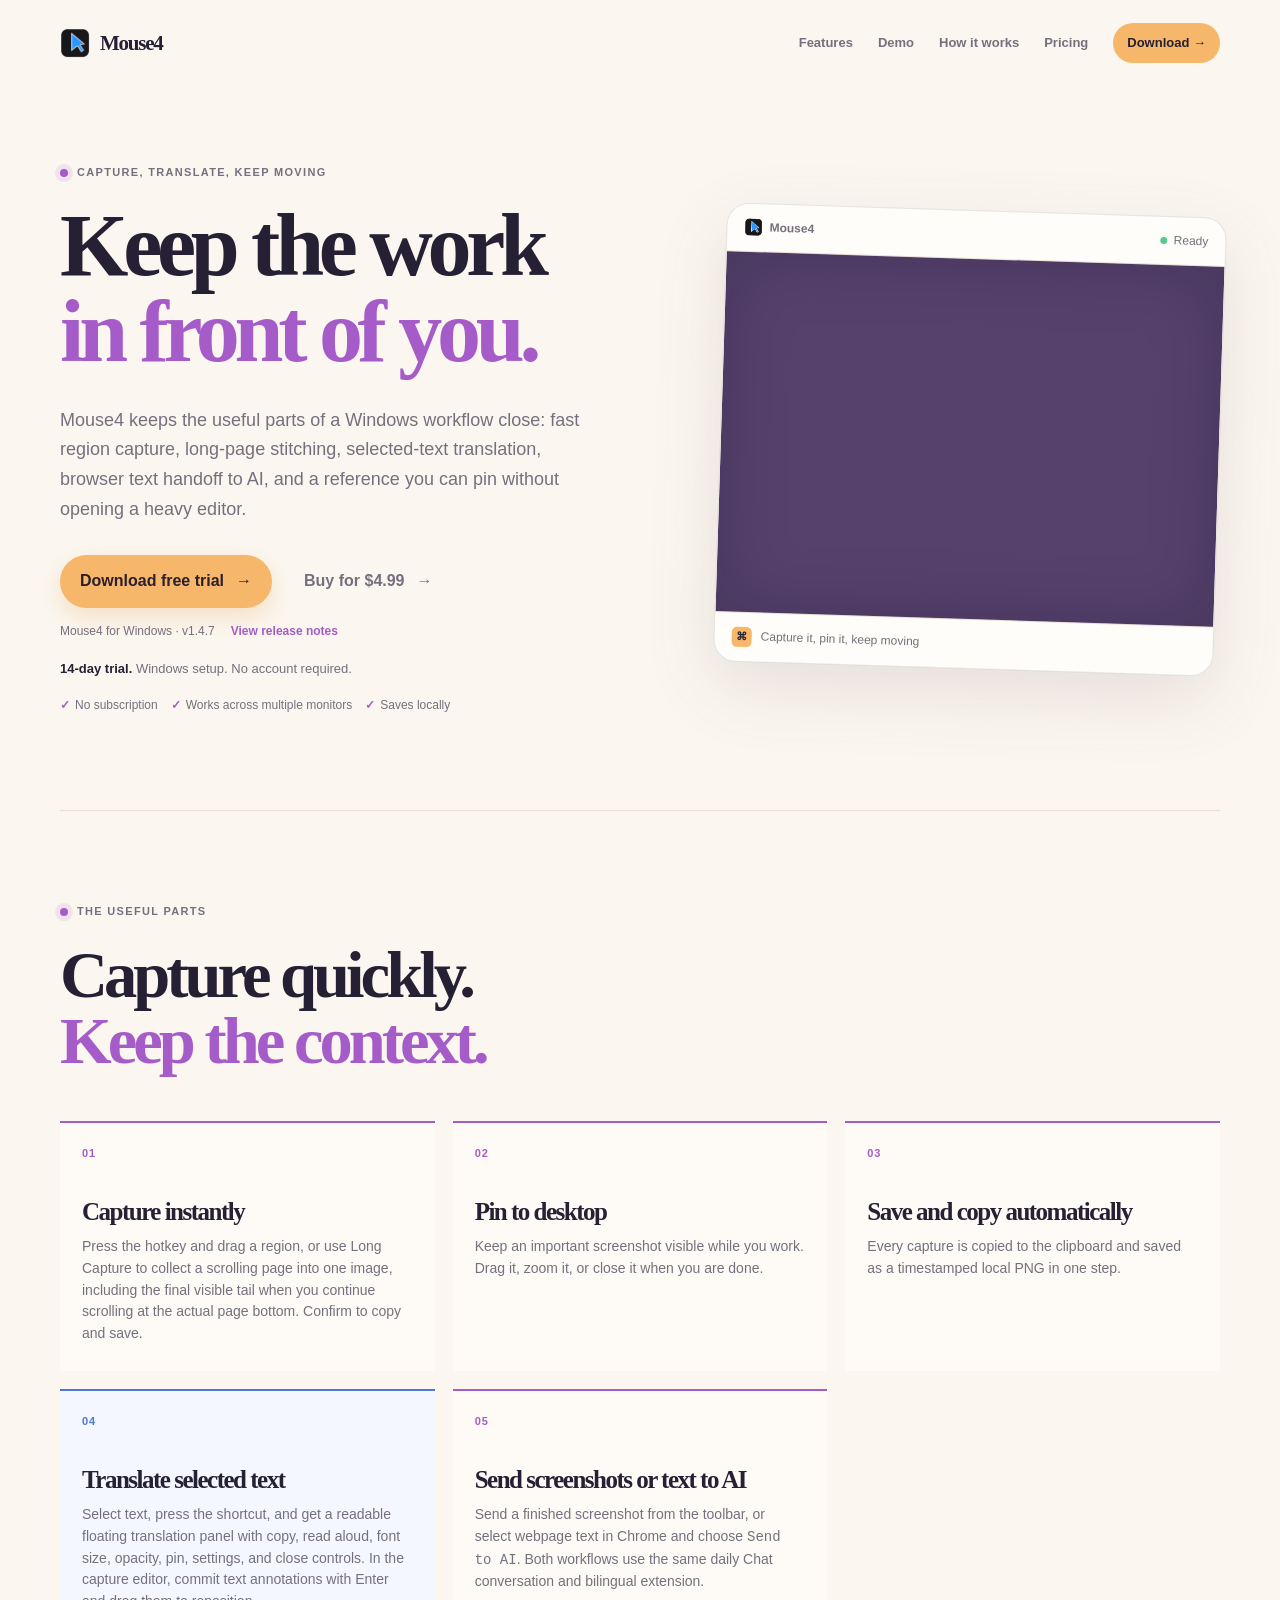
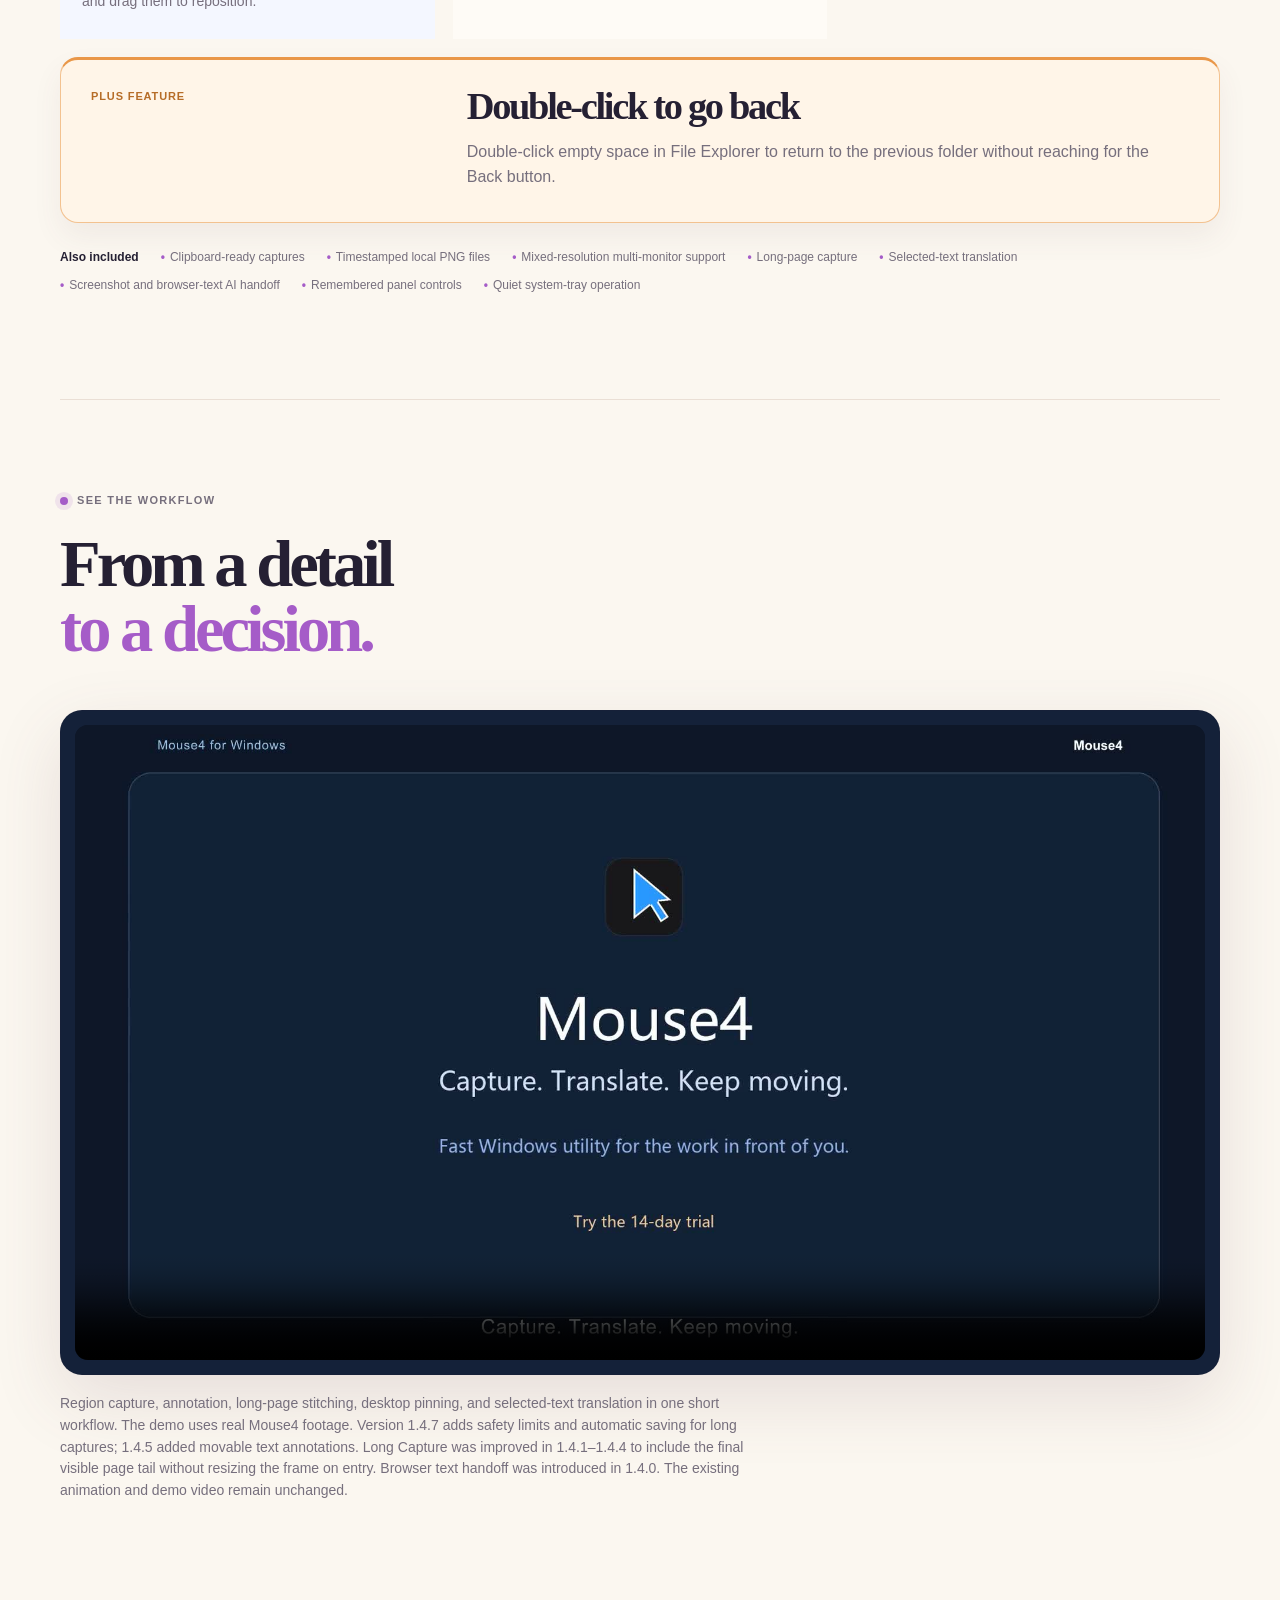
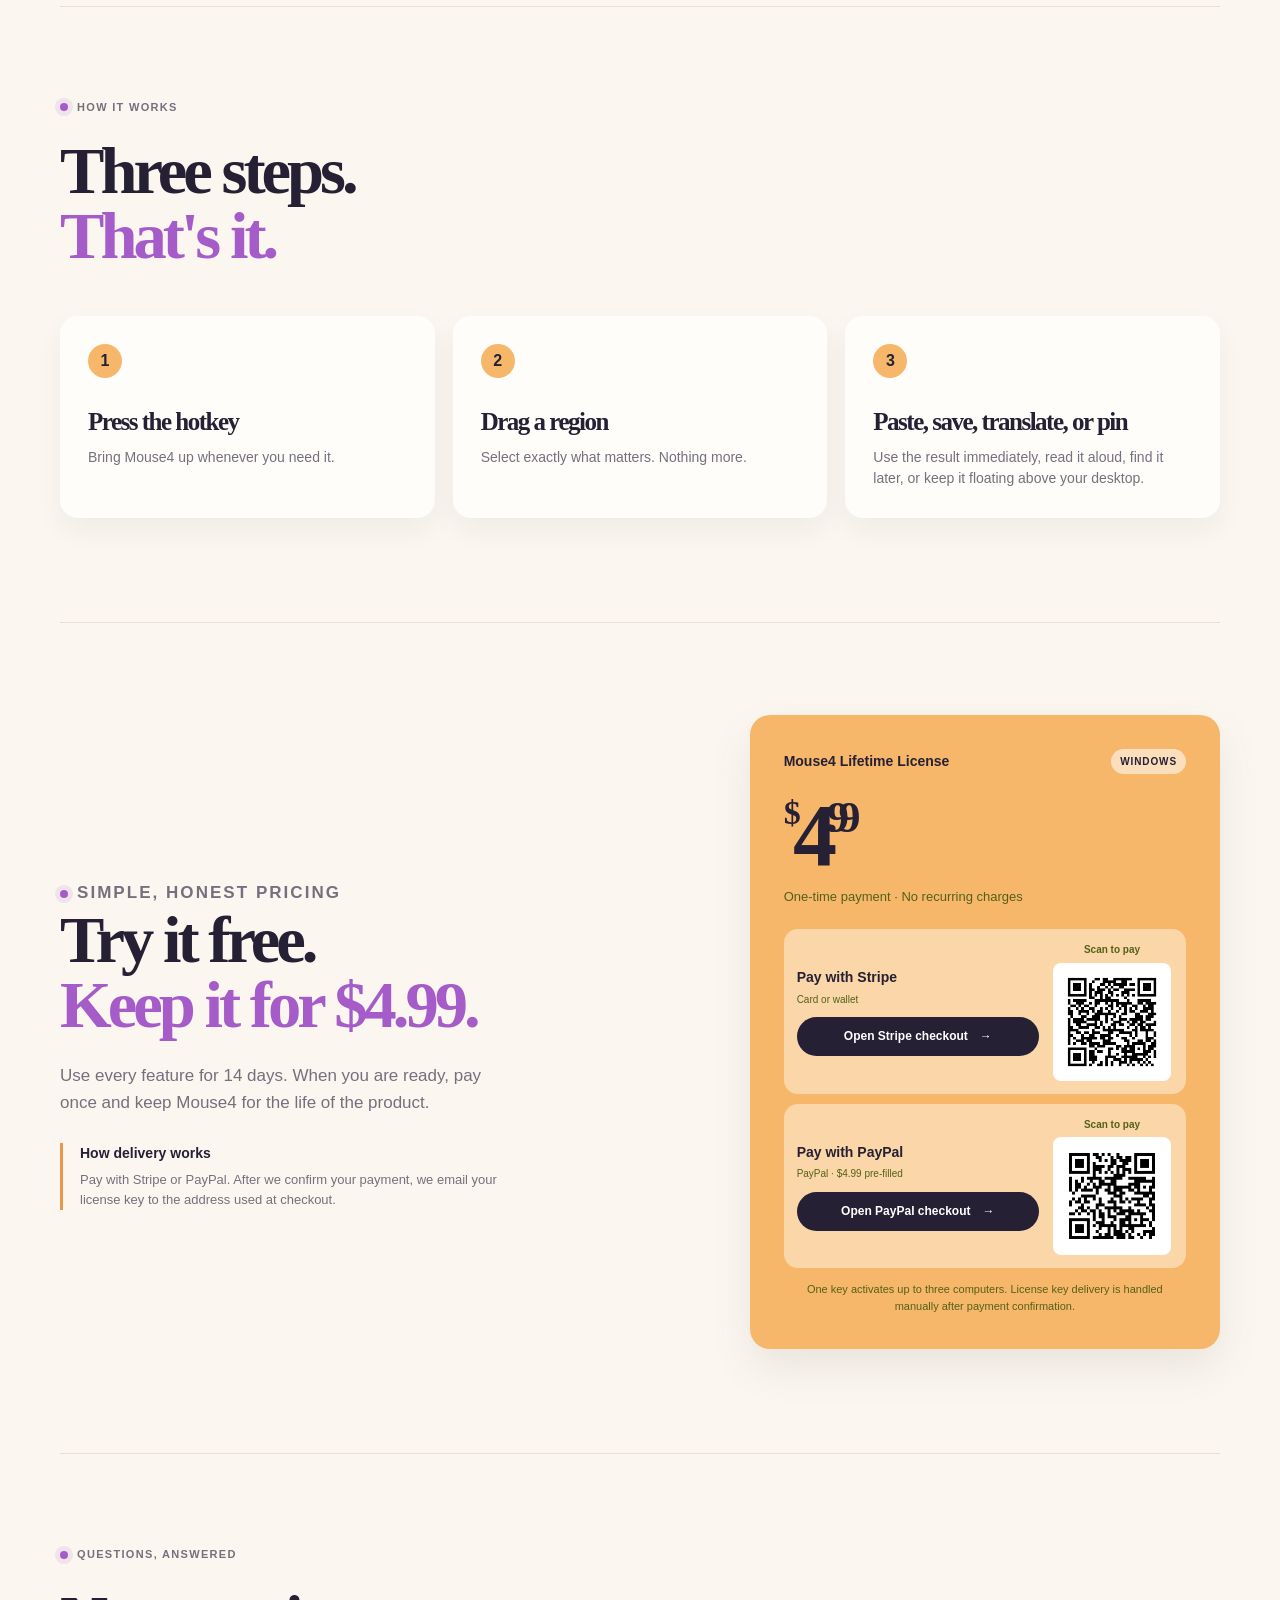
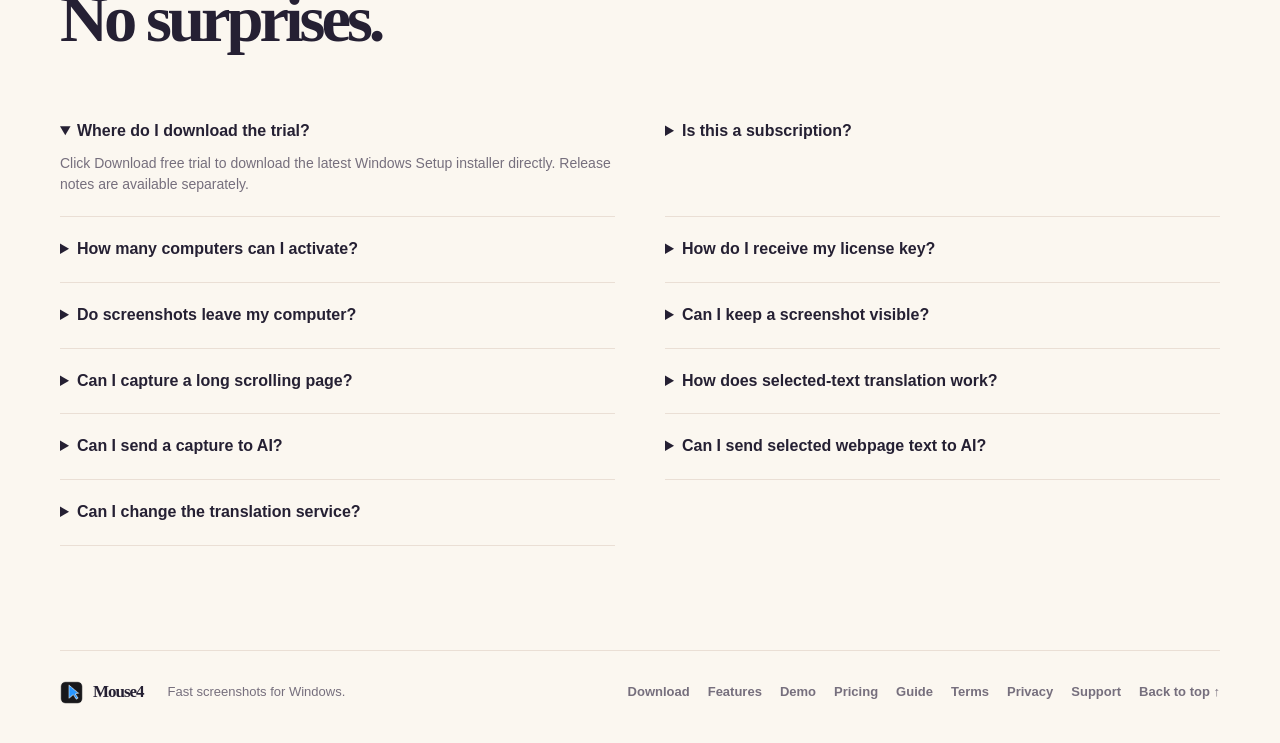
<file: index.html>
<!doctype html>
<html lang="en">
  <head>
    <meta charset="utf-8" />
    <meta name="viewport" content="width=device-width, initial-scale=1" />
    <meta name="description" content="Mouse4 is a focused Windows utility for fast region capture, long-page screenshots, selected-text translation, browser text handoff to AI, local saving, and desktop pinning." />
    <link rel="icon" href="logo.ico" />
    <link rel="canonical" href="https://johnwish1590.github.io/Mouse4/" />
    <meta name="google-site-verification" content="36yzbSNBCR65D-Ej9KUfR2fVYT5IugqYUZBBNIY7XrA" />
    <meta name="msvalidate.01" content="FC70323A0413F729753F48D61BF6EE2E" />
    <meta property="og:type" content="website" />
    <meta property="og:title" content="Mouse4 - Capture, translate, keep moving." />
    <meta property="og:description" content="Capture a region or scrolling page, translate selected text, pin the result, and keep working with a lightweight Windows utility." />
    <meta property="og:url" content="https://johnwish1590.github.io/Mouse4/" />
    <meta property="og:image" content="https://johnwish1590.github.io/Mouse4/logo.ico" />
    <title>Mouse4 - Capture, translate, keep moving.</title>
    <link rel="stylesheet" href="styles.css" />
    <script type="application/ld+json">
      {
        "@context": "https://schema.org",
        "@type": "SoftwareApplication",
        "name": "Mouse4",
        "applicationCategory": "UtilitiesApplication",
        "operatingSystem": "Windows",
        "description": "A focused Windows utility for fast region capture, long-page screenshots, selected-text translation, browser text handoff to AI, local saving, desktop pinning, and quick folder navigation.",
        "url": "https://johnwish1590.github.io/Mouse4/",
        "downloadUrl": "https://github.com/JohnWish1590/Mouse4/releases/download/v1.4.7/Mouse4-Setup-1.4.7.exe",
        "offers": {
          "@type": "Offer",
          "price": "4.99",
          "priceCurrency": "USD",
          "url": "https://johnwish1590.github.io/Mouse4/#pricing"
        }
      }
    </script>
  </head>
  <body data-theme="warm">
    <header class="site-header">
      <a class="brand" href="#top" aria-label="Mouse4 home">
        <img src="logo.ico" alt="" />
        <span>Mouse4</span>
      </a>
      <nav class="nav-links" aria-label="Main navigation">
        <a href="#features">Features</a>
        <a href="#demo">Demo</a>
        <a href="#how-it-works">How it works</a>
        <a href="#pricing">Pricing</a>
        <a class="nav-cta" href="https://github.com/JohnWish1590/Mouse4/releases/download/v1.4.7/Mouse4-Setup-1.4.7.exe">Download <span>&rarr;</span></a>
      </nav>
    </header>

    <main id="top">
      <section class="hero page-width">
        <div class="hero-copy">
          <p class="eyebrow"><span></span> Capture, translate, keep moving</p>
          <h1>Keep the work<br /><strong>in front of you.</strong></h1>
          <p class="hero-text">
            Mouse4 keeps the useful parts of a Windows workflow close: fast region capture, long-page stitching, selected-text translation, browser text handoff to AI, and a reference you can pin without opening a heavy editor.
          </p>
          <div class="hero-actions">
            <a class="button button-primary" href="https://github.com/JohnWish1590/Mouse4/releases/download/v1.4.7/Mouse4-Setup-1.4.7.exe">Download free trial <span>&rarr;</span></a>
            <a class="button button-quiet" href="#pricing">Buy for $4.99 <span>&rarr;</span></a>
          </div>
          <div class="hero-release">
            <span>Mouse4 for Windows &middot; v1.4.7</span>
            <a href="https://github.com/JohnWish1590/Mouse4/releases/tag/v1.4.7" target="_blank" rel="noopener">View release notes</a>
          </div>
          <div class="trial-note"><strong>14-day trial.</strong> Windows setup. No account required.</div>
          <div class="trust-row">
            <span>No subscription</span>
            <span>Works across multiple monitors</span>
            <span>Saves locally</span>
          </div>
        </div>

        <div class="product-preview" aria-label="Mouse4 capture demonstration">
          <div class="preview-toolbar">
            <span class="window-title"><img src="logo.ico" alt="" /> Mouse4</span>
            <span class="window-status"><i></i> Ready</span>
          </div>
          <div class="desktop-scene demo-scene">
            <img class="demo-frame demo-frame-base" src="marketing/01-right-desktop.jpg" alt="A clean desktop ready for a capture" />
            <img class="demo-frame demo-frame-selection" src="marketing/03-selection.jpg" alt="A selected screen region in Mouse4" />
            <img class="demo-frame demo-frame-pinned" src="marketing/06-pinned-right.jpg" alt="A screenshot pinned above the desktop" />
            <img class="demo-frame demo-frame-translation" src="marketing/07-translation-English.png" alt="A short foreign-language sentence translated into English" />
            <span class="demo-caption demo-caption-base">Ready to capture</span>
            <span class="demo-caption demo-caption-selection">Drag a region</span>
            <span class="demo-caption demo-caption-pinned">Pinned to your desktop</span>
            <span class="demo-caption demo-caption-translation">Translate selected text</span>
          </div>
          <div class="preview-footer"><span>&#8984;</span> Capture it, pin it, keep moving</div>
        </div>
      </section>

      <section class="feature-section page-width" id="features">
        <div class="section-heading">
          <p class="eyebrow"><span></span> The useful parts</p>
          <h2>Capture quickly.<br /><em>Keep the context.</em></h2>
        </div>
        <div class="feature-grid feature-grid-primary">
          <article class="feature-card feature-card-pin"><b>01</b><h3>Capture instantly</h3><p>Press the hotkey and drag a region, or use Long Capture to collect a scrolling page into one image, including the final visible tail when you continue scrolling at the actual page bottom. Confirm to copy and save.</p></article>
          <article class="feature-card feature-card-pin"><b>02</b><h3>Pin to desktop</h3><p>Keep an important screenshot visible while you work. Drag it, zoom it, or close it when you are done.</p></article>
          <article class="feature-card"><b>03</b><h3>Save and copy automatically</h3><p>Every capture is copied to the clipboard and saved as a timestamped local PNG in one step.</p></article>
          <article class="feature-card feature-card-translation"><b>04</b><h3>Translate selected text</h3><p>Select text, press the shortcut, and get a readable floating translation panel with copy, read aloud, font size, opacity, pin, settings, and close controls. In the capture editor, commit text annotations with Enter and drag them to reposition.</p></article>
          <article class="feature-card"><b>05</b><h3>Send screenshots or text to AI</h3><p>Send a finished screenshot from the toolbar, or select webpage text in Chrome and choose <code>Send to AI</code>. Both workflows use the same daily Chat conversation and bilingual extension.</p></article>
          <article class="feature-card feature-card-plus"><b>PLUS FEATURE</b><h3>Double-click to go back</h3><p>Double-click empty space in File Explorer to return to the previous folder without reaching for the Back button.</p></article>
        </div>
        <div class="included-row">
          <strong>Also included</strong>
          <span>Clipboard-ready captures</span>
          <span>Timestamped local PNG files</span>
          <span>Mixed-resolution multi-monitor support</span>
          <span>Long-page capture</span>
          <span>Selected-text translation</span>
          <span>Screenshot and browser-text AI handoff</span>
          <span>Remembered panel controls</span>
          <span>Quiet system-tray operation</span>
        </div>
      </section>

      <section class="demo-section page-width" id="demo">
        <div class="section-heading compact-heading">
          <p class="eyebrow"><span></span> See the workflow</p>
          <h2>From a detail<br /><em>to a decision.</em></h2>
        </div>
        <div class="demo-video-wrap">
          <video class="demo-video" controls preload="metadata" poster="marketing/demo-English-poster.jpg">
            <source src="marketing/Mouse4-demo-English.mp4" type="video/mp4" />
            Your browser does not support embedded video. <a href="marketing/Mouse4-demo-English.mp4">Open the demo video</a>.
          </video>
        </div>
        <p class="demo-note">Region capture, annotation, long-page stitching, desktop pinning, and selected-text translation in one short workflow. The demo uses real Mouse4 footage. Version 1.4.7 adds safety limits and automatic saving for long captures; 1.4.5 added movable text annotations. Long Capture was improved in 1.4.1–1.4.4 to include the final visible page tail without resizing the frame on entry. Browser text handoff was introduced in 1.4.0. The existing animation and demo video remain unchanged.</p>
      </section>

      <section class="steps-section page-width" id="how-it-works">
        <div class="section-heading compact-heading">
          <p class="eyebrow"><span></span> How it works</p>
          <h2>Three steps.<br /><em>That's it.</em></h2>
        </div>
        <div class="steps-grid">
          <div class="step"><b>1</b><h3>Press the hotkey</h3><p>Bring Mouse4 up whenever you need it.</p></div>
          <div class="step"><b>2</b><h3>Drag a region</h3><p>Select exactly what matters. Nothing more.</p></div>
          <div class="step"><b>3</b><h3>Paste, save, translate, or pin</h3><p>Use the result immediately, read it aloud, find it later, or keep it floating above your desktop.</p></div>
        </div>
      </section>

      <section class="pricing-section page-width" id="pricing">
        <div class="pricing-copy">
          <p class="eyebrow"><span></span> Simple, honest pricing</p>
          <h2>Try it free.<br /><em>Keep it for $4.99.</em></h2>
          <p>Use every feature for 14 days. When you are ready, pay once and keep Mouse4 for the life of the product.</p>
          <div class="payment-note"><strong>How delivery works</strong><span>Pay with Stripe or PayPal. After we confirm your payment, we email your license key to the address used at checkout.</span></div>
        </div>
        <div class="price-card">
          <div class="price-card-top"><span>Mouse4 Lifetime License</span><small>Windows</small></div>
          <div class="price"><sup>$</sup>4<span>.99</span></div>
          <p>One-time payment &middot; No recurring charges</p>
          <div class="payment-options">
            <div class="payment-option">
              <div class="payment-option-copy"><strong>Pay with Stripe</strong><small>Card or wallet</small><a class="button" href="https://buy.stripe.com/5kQ4gy9zy5qmc1Pe5X4sE00" target="_blank" rel="noopener">Open Stripe checkout <span>&rarr;</span></a></div>
              <div class="qr-details"><span>Scan to pay</span><img class="payment-qr" src="payment/stripe-payment-qr.png" alt="Scan to pay $4.99 with Stripe" /></div>
            </div>
            <div class="payment-option">
              <div class="payment-option-copy"><strong>Pay with PayPal</strong><small>PayPal &middot; $4.99 pre-filled</small><a class="button" href="https://paypal.me/johnwish1590/4.99USD" target="_blank" rel="noopener">Open PayPal checkout <span>&rarr;</span></a></div>
              <div class="qr-details"><span>Scan to pay</span><img class="payment-qr" src="payment/paypal-payment-qr.png" alt="Scan to pay $4.99 with PayPal" /></div>
            </div>
          </div>
          <small class="price-footnote">One key activates up to three computers. License key delivery is handled manually after payment confirmation.</small>
        </div>
      </section>

      <section class="faq-section page-width">
        <div class="section-heading compact-heading"><p class="eyebrow"><span></span> Questions, answered</p><h2>No surprises.</h2></div>
        <div class="faq-grid">
          <details open><summary>Where do I download the trial?</summary><p>Click Download free trial to download the latest Windows Setup installer directly. Release notes are available separately.</p></details>
          <details><summary>Is this a subscription?</summary><p>No. Mouse4 is a one-time lifetime purchase with no recurring charges.</p></details>
          <details><summary>How many computers can I activate?</summary><p>One license can be activated on up to three computers.</p></details>
          <details><summary>How do I receive my license key?</summary><p>Stripe or PayPal collects your checkout email. After payment is confirmed, the key is generated and sent to that email address.</p></details>
          <details><summary>Do screenshots leave my computer?</summary><p>No. Captures are processed and saved locally by the Windows app.</p></details>
          <details><summary>Can I keep a screenshot visible?</summary><p>Yes. Use Pin to desktop to keep a capture above other windows while you work.</p></details>
          <details><summary>Can I capture a long scrolling page?</summary><p>Yes. Select the page area, choose Long Capture, scroll through the content, then confirm to save and copy one stitched image.</p></details>
          <details><summary>How does selected-text translation work?</summary><p>Select text in a supported Windows application and press the translation shortcut. Mouse4 shows the result near the selection with controls for copy, reading, font size, opacity, pinning, settings, and close.</p></details>
          <details><summary>Can I send a capture to AI?</summary><p>Yes. Click the AI action after finishing a capture. Mouse4 immediately shows <code>Sent to AI</code> and sends the image through the Mouse4 for ChatGPT Chrome extension.</p></details>
          <details><summary>Can I send selected webpage text to AI?</summary><p>Yes. Select text on a webpage, open the Chrome context menu, and choose <code>Send to AI</code>. Chinese Chrome shows <code>发送到AI</code>. The text uses the same daily Chat conversation and queue without reading the clipboard.</p></details>
          <details><summary>Can I change the translation service?</summary><p>Yes. The translation-only settings page lets you enter the provider, service URL, model, and API key. The key is stored locally using Windows user encryption.</p></details>
        </div>
      </section>
    </main>

    <footer class="site-footer page-width">
      <a class="brand" href="#top"><img src="logo.ico" alt="" /><span>Mouse4</span></a>
      <span>Fast screenshots for Windows.</span>
      <div class="footer-links"><a href="https://github.com/JohnWish1590/Mouse4/releases/download/v1.4.7/Mouse4-Setup-1.4.7.exe">Download</a><a href="#features">Features</a><a href="#demo">Demo</a><a href="#pricing">Pricing</a><a href="pin-screenshot-windows.html">Guide</a><a href="terms.html">Terms</a><a href="privacy.html">Privacy</a><a href="mailto:johnwish1590@hotmail.com">Support</a><a href="#top">Back to top &uarr;</a></div>
    </footer>

    <script src="script.js"></script>
  </body>
</html>
</file>
<file: styles.css>
:root {
  --page: #fbf7f0;
  --surface: #fffdf9;
  --ink: #252033;
  --muted: #766f7d;
  --line: #eadfd5;
  --accent: #f7b76b;
  --accent-strong: #e99748;
  --secondary: #a55cc8;
  --secondary-soft: #f2e5f4;
  --shadow: 0 24px 70px rgba(104, 69, 83, .14);
  --radius: 18px;
  --heading: Georgia, "Times New Roman", serif;
}

* { box-sizing: border-box; }
html { scroll-behavior: smooth; }
body { margin: 0; color: var(--ink); background: var(--page); font-family: Inter, "Segoe UI", sans-serif; line-height: 1.55; }
a { color: inherit; text-decoration: none; }
button { font: inherit; }
.page-width, .site-header { width: min(1160px, calc(100% - 48px)); margin-inline: auto; }

.site-header { display: flex; align-items: center; justify-content: space-between; min-height: 86px; }
.brand { display: inline-flex; align-items: center; gap: 10px; font-family: var(--heading); font-size: 21px; font-weight: 800; letter-spacing: -.06em; }
.brand img { width: 30px; height: 30px; border-radius: 8px; }
.nav-links { display: flex; align-items: center; gap: 25px; color: var(--muted); font-size: 13px; font-weight: 700; }
.nav-links a:hover, .footer-links a:hover { color: var(--ink); }
.nav-cta { padding: 10px 14px; border-radius: 999px; color: var(--ink); background: var(--accent); }

.hero { display: grid; grid-template-columns: minmax(0, 1fr) minmax(400px, .9fr); align-items: center; gap: 9%; padding: 78px 0 96px; }
.eyebrow { display: flex; align-items: center; gap: 9px; margin: 0 0 22px; color: var(--muted); font-size: 11px; font-weight: 800; letter-spacing: .12em; text-transform: uppercase; }
.eyebrow span { width: 8px; height: 8px; border-radius: 50%; background: var(--secondary); box-shadow: 0 0 0 5px rgba(165, 92, 200, .13); }
h1, h2, h3 { margin: 0; font-family: var(--heading); line-height: .98; letter-spacing: -.06em; }
h1 { max-width: 650px; font-size: clamp(52px, 7vw, 88px); font-weight: 800; }
h1 strong, h2 em { color: var(--secondary); font-style: normal; }
.hero-text { max-width: 520px; margin: 30px 0 0; color: var(--muted); font-size: 18px; line-height: 1.65; }
.hero-actions { display: flex; flex-wrap: wrap; gap: 12px; margin-top: 31px; }
.button { display: inline-flex; justify-content: center; align-items: center; gap: 12px; border: 0; border-radius: 999px; padding: 14px 20px; font-weight: 800; transition: transform .18s, background .18s, color .18s; }
.button:hover { transform: translateY(-2px); }
.button-primary { color: #2b1f2c; background: var(--accent); box-shadow: 0 9px 23px rgba(233, 151, 72, .25); }
.button-primary:hover { background: var(--accent-strong); }
.button-quiet { color: var(--muted); background: transparent; }
.button-quiet:hover { color: var(--ink); background: var(--surface); }
.trial-note { margin-top: 18px; color: var(--muted); font-size: 13px; }
.trial-note strong { color: var(--ink); }
.hero-release { display: flex; flex-wrap: wrap; align-items: center; gap: 8px 16px; margin-top: 14px; color: var(--muted); font-size: 12px; }
.hero-release a { color: var(--secondary); font-weight: 800; }
.hero-release a:hover { color: var(--ink); }
.trust-row { display: flex; flex-wrap: wrap; gap: 13px; margin-top: 17px; color: var(--muted); font-size: 12px; }
.trust-row span::before { content: "✓"; margin-right: 5px; color: var(--secondary); font-weight: 900; }

.product-preview { overflow: hidden; border: 1px solid rgba(37, 32, 51, .11); border-radius: 22px; background: var(--surface); box-shadow: var(--shadow); transform: rotate(1.8deg); }
.preview-toolbar, .preview-footer { display: flex; align-items: center; justify-content: space-between; padding: 14px 17px; color: var(--muted); font-size: 12px; }
.preview-toolbar { border-bottom: 1px solid var(--line); }
.window-title { display: flex; align-items: center; gap: 7px; font-weight: 800; }
.window-title img { width: 18px; height: 18px; border-radius: 5px; }
.window-status { display: flex; align-items: center; gap: 6px; }
.window-status i { width: 7px; height: 7px; border-radius: 50%; background: #56c98b; }
.desktop-scene { position: relative; height: 360px; overflow: hidden; background: #56416d; }
.desktop-scene::before { content: ""; position: absolute; z-index: 4; inset: 0; pointer-events: none; box-shadow: inset 0 0 70px rgba(5, 8, 20, .2); }
.demo-frame { position: absolute; inset: 0; width: 100%; height: 100%; object-fit: cover; opacity: 0; animation: snip-demo-frame 16s infinite; }
.demo-frame-base { animation-delay: 0s; }
.demo-frame-selection { animation-delay: 4s; }
.demo-frame-pinned { animation-delay: 8s; }
.demo-frame-translation { animation-delay: 12s; }
.demo-caption { position: absolute; z-index: 5; left: 18px; bottom: 17px; padding: 7px 10px; border-radius: 6px; color: #fff; background: rgba(20, 24, 39, .82); font-size: 11px; font-weight: 800; letter-spacing: .01em; opacity: 0; animation: snip-demo-caption 16s infinite; }
.demo-caption-base { animation-delay: 0s; }
.demo-caption-selection { animation-delay: 4s; }
.demo-caption-pinned { animation-delay: 8s; }
.demo-caption-translation { animation-delay: 12s; }
@keyframes snip-demo-frame { 0%, 20% { opacity: 1; } 26%, 100% { opacity: 0; } }
@keyframes snip-demo-caption { 0%, 20% { opacity: 1; transform: translateY(0); } 26%, 100% { opacity: 0; transform: translateY(4px); } }
@media (prefers-reduced-motion: reduce) { .demo-frame, .demo-caption { animation: none; } .demo-frame { display: none; } .demo-frame-translation, .demo-caption-translation { display: block; opacity: 1; } .demo-caption-translation { transform: none; } }
.preview-footer { border-top: 1px solid var(--line); justify-content: flex-start; gap: 9px; }
.preview-footer span { display: grid; width: 20px; height: 20px; place-items: center; border-radius: 5px; color: var(--ink); background: var(--accent); font-size: 11px; font-weight: 900; }

.section-heading h2, .pricing-copy h2 { font-size: clamp(43px, 5.2vw, 68px); }

.feature-section, .steps-section, .pricing-section, .faq-section { border-top: 1px solid var(--line); padding: 92px 0 104px; }
.feature-grid { display: grid; grid-template-columns: repeat(3, 1fr); gap: 18px; margin-top: 48px; }
.feature-card { min-height: 205px; padding: 22px 22px 26px; border-top: 2px solid var(--secondary); background: rgba(255, 253, 249, .75); }
.feature-card b { display: block; margin-bottom: 38px; color: var(--secondary); font-size: 11px; letter-spacing: .08em; }
.feature-card h3 { font-size: 25px; }
.feature-card p, .step p, .pricing-copy > p { margin: 12px 0 0; color: var(--muted); font-size: 14px; }
.feature-card-translation { border-top-color: #4e78cf; background: #f4f7ff; }
.feature-card-translation b { color: #4e78cf; }
.feature-card-plus { display: grid; grid-column: 1 / -1; grid-template-columns: minmax(170px, .65fr) minmax(0, 1.35fr); grid-template-rows: auto 1fr; column-gap: 28px; align-items: center; min-height: 166px; padding: 28px 30px; border: 1px solid rgba(233, 151, 72, .55); border-top: 3px solid var(--accent-strong); border-radius: var(--radius); background: #fff5e8; box-shadow: 0 14px 30px rgba(104, 69, 83, .07); }
.feature-card-plus b { color: #b66d28; }
.feature-card-plus b { grid-row: 1 / -1; align-self: start; margin-bottom: 0; }
.feature-card-plus h3 { font-size: clamp(30px, 3vw, 42px); }
.feature-card-plus p { max-width: 700px; margin-top: 10px; font-size: 16px; }
.included-row { display: flex; flex-wrap: wrap; align-items: center; gap: 10px 22px; margin-top: 25px; color: var(--muted); font-size: 12px; }
.included-row strong { color: var(--ink); }
.included-row span::before { content: "•"; margin-right: 5px; color: var(--secondary); font-weight: 900; }
.demo-section { border-top: 1px solid var(--line); padding: 92px 0 104px; }
.demo-video-wrap { margin-top: 48px; padding: 14px; border: 1px solid rgba(37, 32, 51, .11); border-radius: 22px; background: #142139; box-shadow: var(--shadow); }
.demo-video { display: block; width: 100%; border-radius: 13px; background: #0e1728; }
.demo-note { max-width: 720px; margin: 18px 0 0; color: var(--muted); font-size: 14px; }
.compact-heading { max-width: 450px; }
.steps-grid { display: grid; grid-template-columns: repeat(3, 1fr); gap: 18px; margin-top: 48px; }
.step { padding: 28px; border-radius: var(--radius); background: var(--surface); box-shadow: 0 12px 28px rgba(16, 24, 39, .05); }
.step b { display: grid; width: 34px; height: 34px; place-items: center; margin-bottom: 32px; border-radius: 50%; color: var(--ink); background: var(--accent); }
.step h3 { font-size: 25px; }

.pricing-section { display: grid; grid-template-columns: 1fr .82fr; align-items: center; gap: 10%; }
.pricing-copy > p { max-width: 450px; margin-top: 26px; font-size: 17px; }
.payment-note { display: grid; gap: 5px; max-width: 440px; margin-top: 27px; padding-left: 17px; border-left: 3px solid var(--accent-strong); color: var(--muted); font-size: 13px; }
.payment-note strong { color: var(--ink); font-size: 14px; }
.price-card { padding: 34px; border-radius: 20px; color: var(--ink); background: var(--accent); box-shadow: 0 18px 42px rgba(104, 69, 83, .11); }
.price-card-top { display: flex; justify-content: space-between; align-items: center; gap: 12px; font-size: 14px; font-weight: 800; }
.price-card-top small { padding: 5px 9px; border-radius: 999px; background: rgba(255, 255, 255, .55); font-size: 10px; letter-spacing: .09em; text-transform: uppercase; }
.price { margin-top: 25px; font-family: var(--heading); font-size: 88px; font-weight: 800; letter-spacing: -.12em; line-height: .85; }
.price sup { margin-right: 3px; font-size: 34px; vertical-align: top; }
.price span { font-size: 44px; vertical-align: top; }
.price-card > p { margin: 13px 0 22px; color: #536117; font-size: 13px; }
.payment-options { display: grid; gap: 10px; }
.payment-option { display: grid; grid-template-columns: minmax(0, 1fr) 122px; align-items: center; gap: 12px; padding: 13px; border-radius: 14px; background: rgba(255, 255, 255, .42); }
.payment-option-copy { min-width: 0; }
.payment-option-copy strong, .payment-option-copy small { display: block; }
.payment-option-copy strong { font-size: 14px; }
.payment-option-copy small { margin-top: 3px; color: #536117; font-size: 10px; }
.payment-option .button { width: 100%; margin-top: 10px; padding: 10px 12px; color: #fff; background: var(--ink); box-shadow: none; font-size: 12px; }
.payment-option .button:hover { background: #4b3e5c; }
.qr-details { display: grid; justify-items: center; align-self: center; gap: 5px; color: #536117; font-size: 10px; font-weight: 800; text-align: center; }
.payment-qr { width: 118px; height: 118px; padding: 4px; border-radius: 8px; background: #fff; }
.price-footnote { display: block; min-height: 34px; margin-top: 13px; color: #536117; font-size: 11px; text-align: center; }

.faq-grid { display: grid; grid-template-columns: 1fr 1fr; gap: 0 50px; margin-top: 48px; }
.faq-grid details { padding: 20px 0; border-bottom: 1px solid var(--line); }
.faq-grid summary { cursor: pointer; font-weight: 800; }
.faq-grid details p { margin: 9px 0 0; color: var(--muted); font-size: 14px; }
.site-footer { display: flex; align-items: center; gap: 24px; padding: 28px 0 38px; border-top: 1px solid var(--line); color: var(--muted); font-size: 13px; }
.site-footer .brand { color: var(--ink); font-size: 17px; }
.site-footer .brand img { width: 23px; height: 23px; border-radius: 6px; }
.footer-links { display: flex; gap: 18px; margin-left: auto; font-weight: 700; }

@media (max-width: 850px) {
  .hero, .pricing-section { grid-template-columns: 1fr; gap: 48px; }
  .feature-grid { grid-template-columns: repeat(3, minmax(0, 1fr)); }
  .product-preview { max-width: 590px; width: 94%; justify-self: center; }
  .nav-links a:not(.nav-cta) { display: none; }
}

@media (max-width: 560px) {
  .page-width, .site-header { width: min(100% - 32px, 1160px); }
  .site-header { min-height: 72px; }
  .hero { padding: 55px 0 70px; }
  .hero-text { font-size: 16px; }
  .hero-actions { align-items: flex-start; flex-direction: column; }
  .hero-actions .button { width: 100%; }
  .desktop-scene { height: 275px; }
  .feature-section, .steps-section, .pricing-section, .faq-section, .demo-section { padding-block: 72px 80px; }
  .feature-grid, .steps-grid, .faq-grid { grid-template-columns: 1fr; }
  .feature-card-plus { display: block; }
  .feature-card-plus b { margin-bottom: 22px; }
  .payment-option { grid-template-columns: 1fr; }
  .qr-details { justify-self: center; }
  .price-card { padding: 27px; }
  .price { font-size: 70px; }
  .site-footer { align-items: flex-start; flex-wrap: wrap; gap: 12px 18px; }
  .footer-links { width: 100%; margin-left: 0; flex-wrap: wrap; gap: 10px 16px; }
}
</file>
